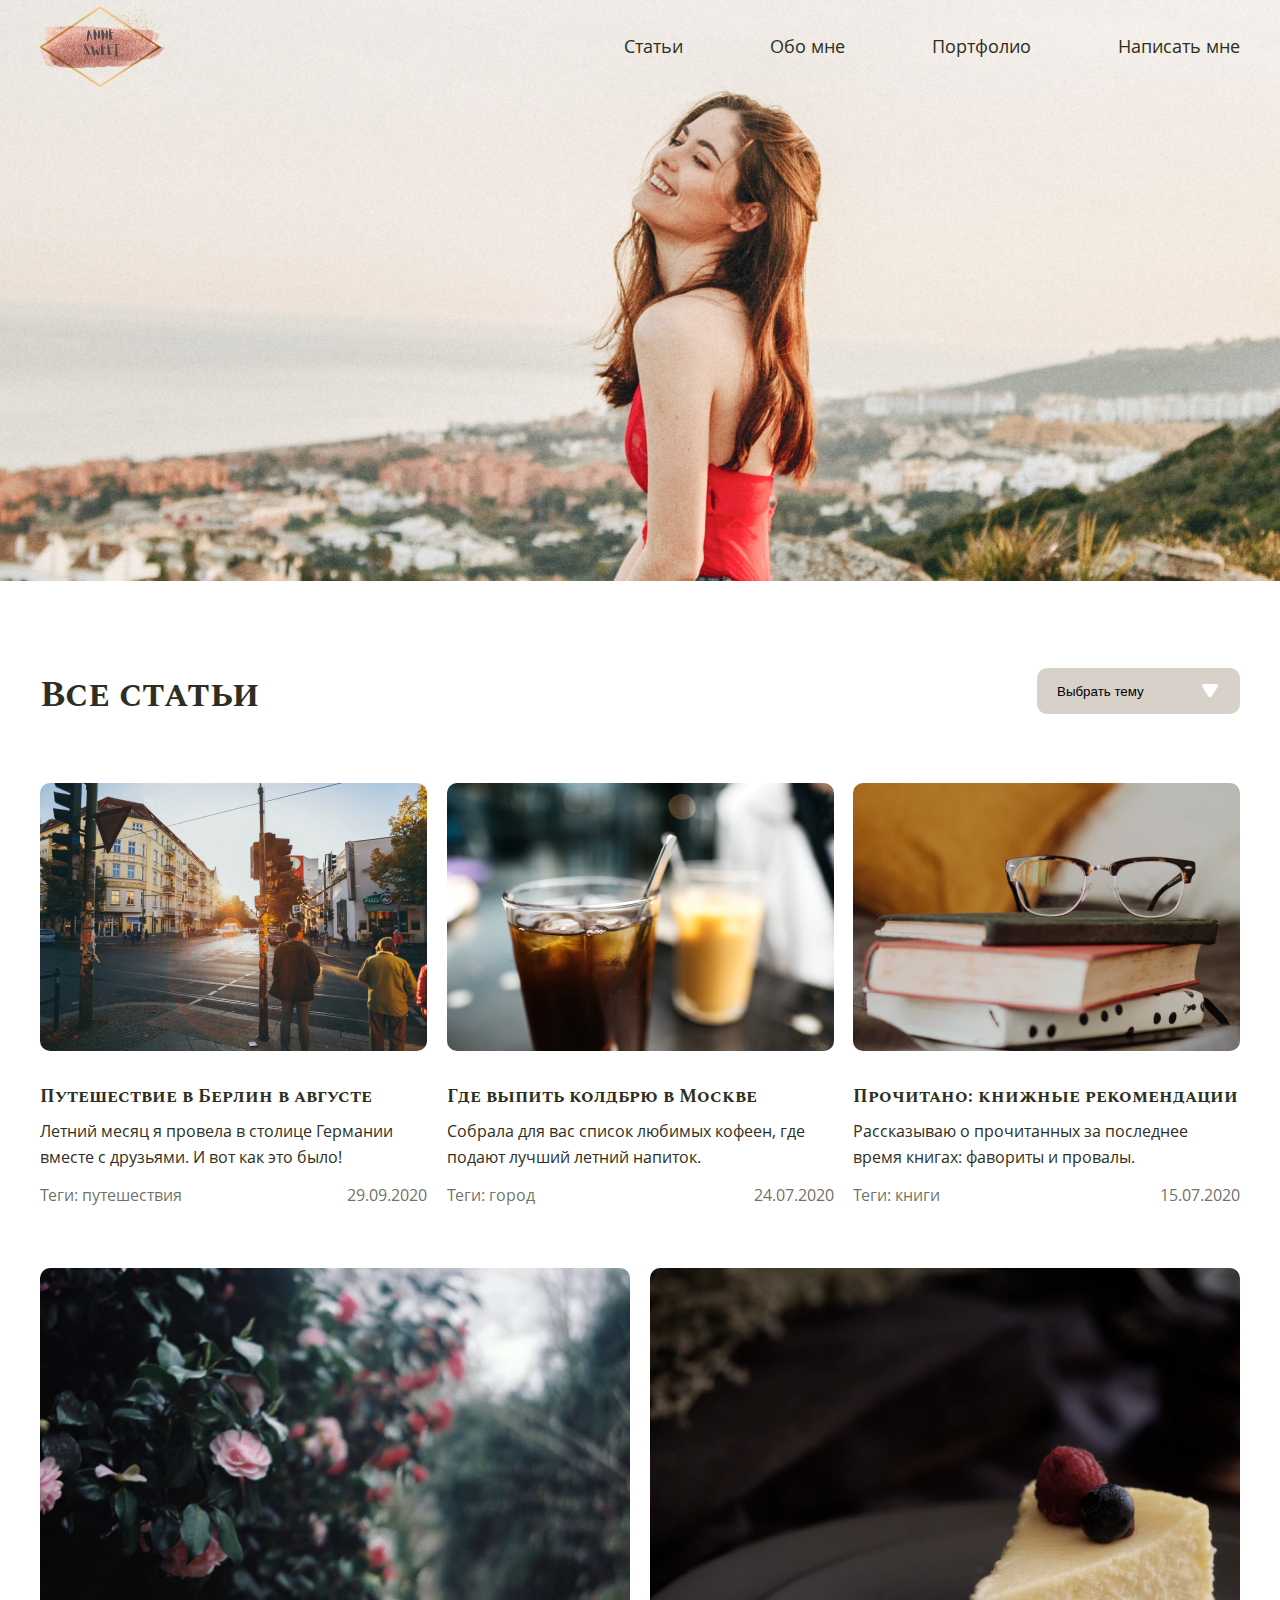
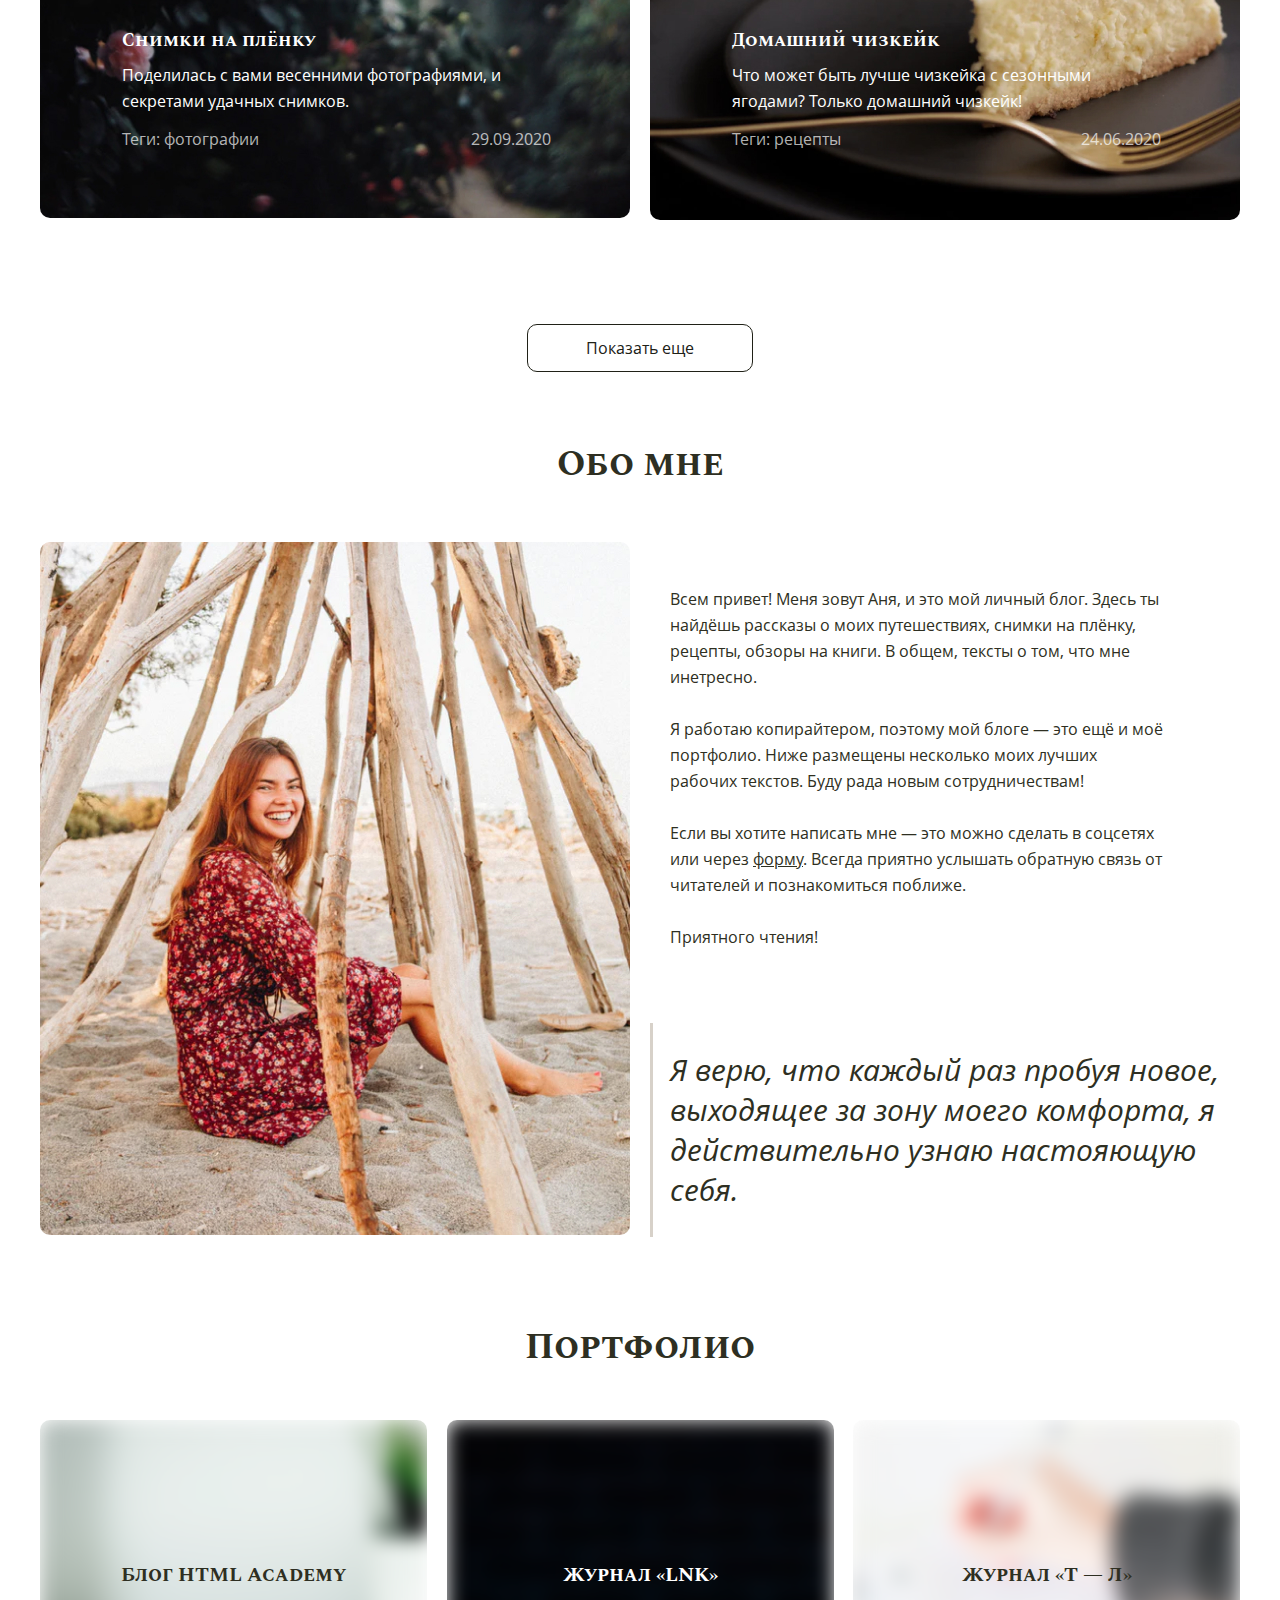
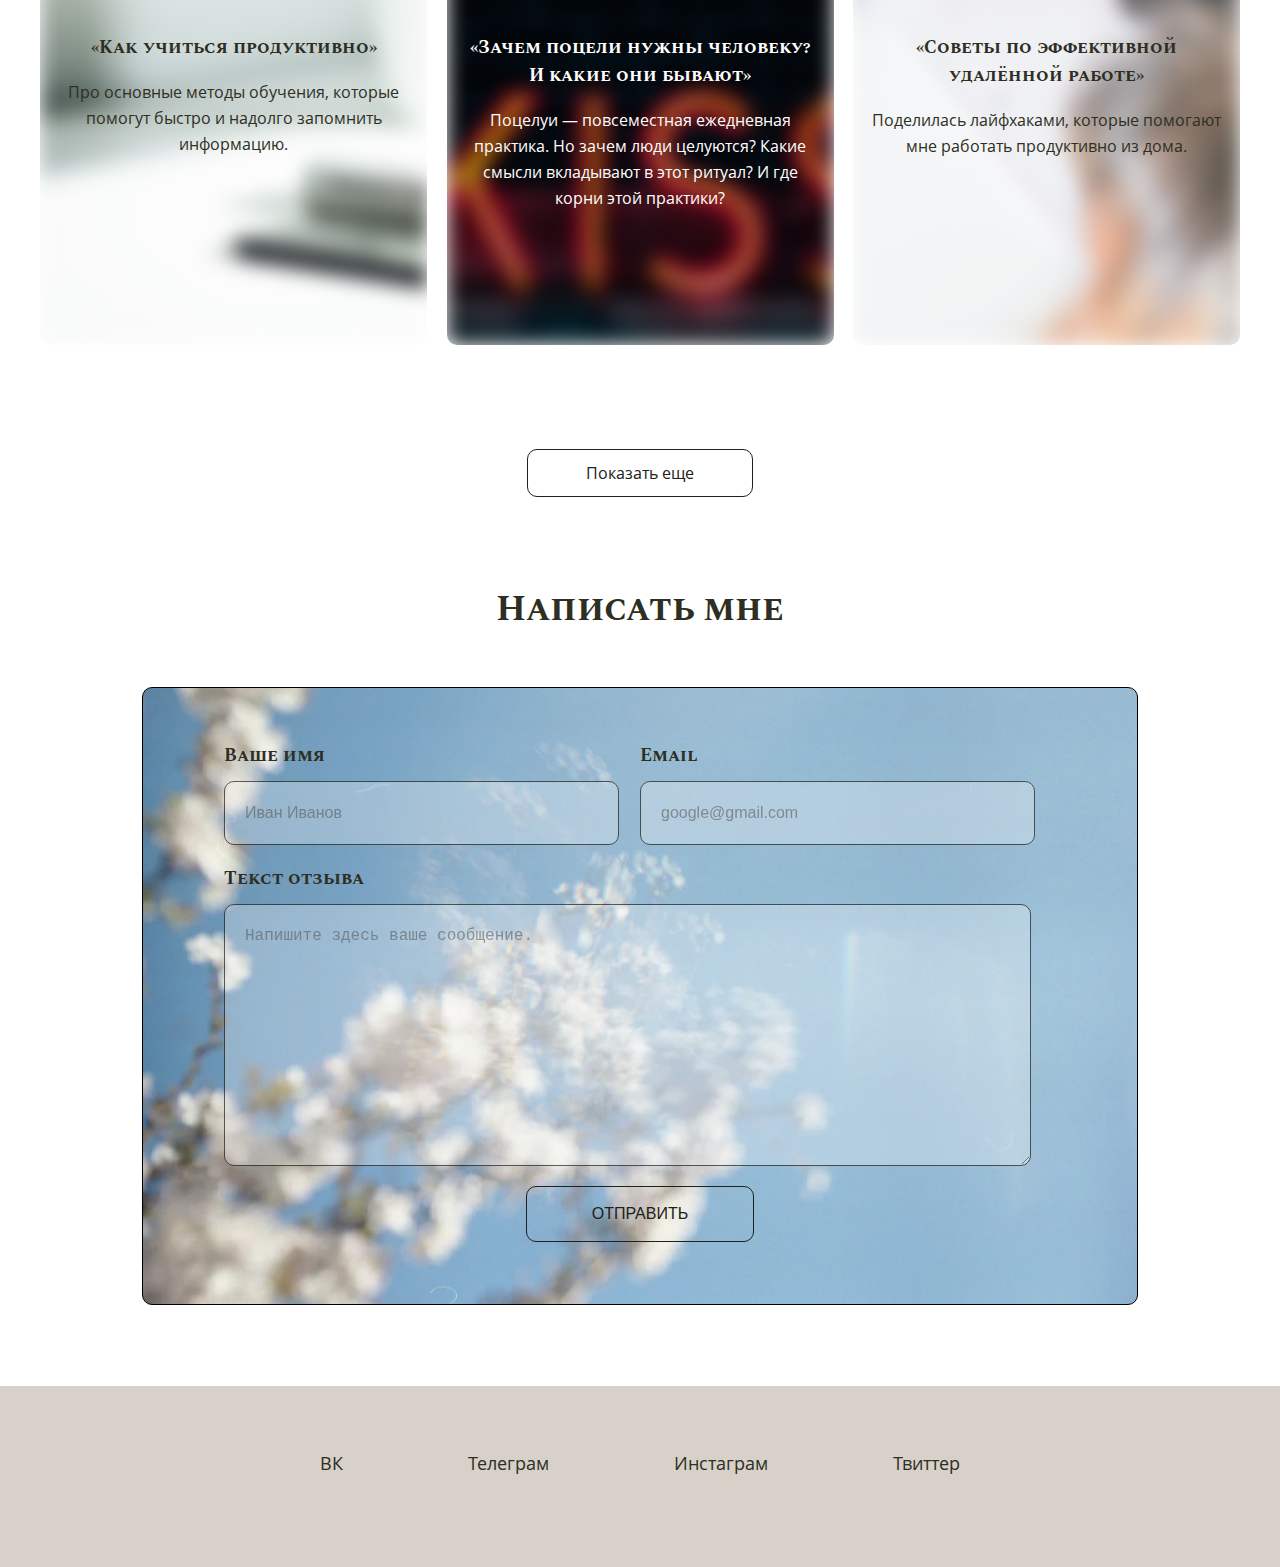
<file: index.html>
<!DOCTYPE html>
<html lang="ru">
  <head>
    <meta charset="UTF-8" />
    <meta name="viewport" content="width=device-width, initial-scale=1.0" />

    <title>Блог Анны</title>
    <link rel="stylesheet" href="css/fonts.css" />
    <link rel="stylesheet" href="css/style.css" />
  </head>
  <body>
    <header class="header">
      <img src="img/bg_header.jpg" alt="шапка сайта" class="header_img" />
      <div class="container">
        <div class="header-content">
          <img src="img/logo.svg" alt="логотип" class="logo" />
          <div class="menu">
            <a href="#articles" class="header-link">Статьи</a>
            <a href="#about-me" class="header-link">Обо мне</a>
            <a href="#portfolio" class="header-link">Портфолио</a>
            <a href="#contact" class="header-link">Написать мне</a>
          </div>
        </div>
      </div>
    </header>

    <section class="articles" id="articles">
      <div class="container">
        <div class="article_header">
          <h2 class="title">Все статьи</h2>
          <select name="theme" id="theme" class="chose">
            <option selected hidden value="#" class="chose-item">
              Выбрать тему
            </option>
            <option value="trip" class="chose-item">путешествие</option>
            <option value="city" class="chose-item">город</option>
            <option value="books" class="chose-item">книги</option>
            <option value="photos" class="chose-item">фотографии</option>
            <option value="recipes" class="chose-item">рецепты</option>
            <option value="all" class="chose-item">все статьи</option>
          </select>
        </div>
        <!-- /.article_header -->
        <div class="article_grid3">
          <article class="view_mini" data-category="trip">
            <a href="article.html"
              ><img
                src="files/article_1.jpg"
                alt="берлин"
                class="view_mini_img"
              />
              <h3 class="article_title">Путешествие в Берлин в августе</h3></a
            >
            <div class="article_descr">
              Летний месяц я провела в столице Германии вместе с друзьями. И вот
              как это было!
            </div>
            <div class="article_info">
              <div class="article_tag">Теги: путешествия</div>
              <div class="article_date">29.09.2020</div>
            </div>
          </article>
          <!-- /.view_mini -->
          <article class="view_mini" data-category="city">
            <a href="article.html"
              ><img
                src="files/article_2.jpg"
                alt="колдбрю"
                class="view_mini_img"
              />
              <h3 class="article_title">Где выпить колдбрю в Москве</h3></a
            >
            <div class="article_descr">
              Собрала для вас список любимых кофеен, где подают лучший летний
              напиток.
            </div>
            <div class="article_info">
              <div class="article_tag">Теги: город</div>
              <div class="article_date">24.07.2020</div>
            </div>
          </article>
          <!-- /.view_mini -->
          <article class="view_mini" data-category="books">
            <a href="article.html"
              ><img
                src="files/article_3.jpg"
                alt="книги"
                class="view_mini_img"
              />
              <h3 class="article_title">Прочитано: книжные рекомендации</h3></a
            >
            <div class="article_descr">
              Рассказываю о прочитанных за последнее время книгах: фавориты и
              провалы.
            </div>
            <div class="article_info">
              <div class="article_tag">Теги: книги</div>
              <div class="article_date">15.07.2020</div>
            </div>
          </article>
          <!-- /.view_mini -->
        </div>
        <!-- /.article_grid3 -->
        <div class="article_grid2">
          <article class="view_mini view_big" data-category="photos">
            <img
              src="files/article_4.jpg"
              alt="фотография цветов"
              class="view_img_big"
            />
            <div class="description">
              <a href="article.html"
                ><h3 class="article_title color">Снимки на плёнку</h3></a
              >
              <div class="article_descr color">
                Поделилась с вами весенними фотографиями, и секретами удачных
                снимков.
              </div>
              <div class="article_info color">
                <div class="article_tag">Теги: фотографии</div>
                <div class="article_date">29.09.2020</div>
              </div>
            </div>
          </article>
          <!-- /.view_mini -->

          <article class="view_mini view_big" data-category="recipes">
            <img src="files/article_5.jpg" alt="чизкейк" class="view_img_big" />
            <div class="description">
              <a href="article.html"
                ><h3 class="article_title color">Домашний чизкейк</h3></a
              >
              <div class="article_descr color">
                Что может быть лучше чизкейка с сезонными ягодами? Только
                домашний чизкейк!
              </div>
              <div class="article_info color">
                <div class="article_tag">Теги: рецепты</div>
                <div class="article_date">24.06.2020</div>
              </div>
            </div>
          </article>
          <!-- /.view_mini -->
        </div>
        <!-- /.article_grid2 -->
        <div class="show_more">
          <a href="#" class="show_link">Показать еще</a>
        </div>
      </div>
    </section>
    <!-- /.articles -->

    <section class="about-me" id="about-me">
      <div class="container">
        <h2 class="title center">Обо мне</h2>
        <div class="about-info">
          <img src="files/about-me.jpg" alt="автор блога" class="about-img" />
          <div class="about-text">
            <p class="about-descr">
              Всем привет! Меня зовут Аня, и это мой личный блог. Здесь ты
              найдёшь рассказы о моих путешествиях, снимки на плёнку, рецепты,
              обзоры на книги. В общем, тексты о том, что мне инетресно.
              <br /><br />
              Я работаю копирайтером, поэтому мой блоге — это ещё и моё
              портфолио. Ниже размещены несколько моих лучших рабочих текстов.
              Буду рада новым сотрудничествам!
              <br /><br />
              Если вы хотите написать мне — это можно сделать в соцсетях или
              через <a href="#contact">форму</a>. Всегда приятно услышать
              обратную связь от читателей и познакомиться поближе. <br /><br />
              Приятного чтения!
            </p>
            <blockquote class="about-qoute">
              Я верю, что каждый раз пробуя новое, выходящее за зону моего
              комфорта, я действительно узнаю настояющую себя.
            </blockquote>
          </div>
        </div>
      </div>
    </section>
    <!-- /.about-me -->

    <section class="portfolio" id="portfolio">
      <div class="container">
        <h2 class="title center">Портфолио</h2>
        <div class="portfolio-items">
          <div class="item">
            <img src="files/portfolio_1.jpg" alt="фон" class="portfolio_img" />
            <div class="portfolio_info">
              <h3 class="portfolio_name">Блог HTML Academy</h3>
              <h4 class="portfolio_title">«Как учиться продуктивно»</h4>
              <div class="portfolio_descr">
                Про основные методы обучения, которые помогут быстро и надолго
                запомнить информацию.
              </div>
            </div>
          </div>
          <!-- item -->

          <div class="item">
            <img src="files/portfolio_2.jpg" alt="фон" class="portfolio_img" />
            <div class="portfolio_info">
              <h3 class="portfolio_name color">Журнал «LNK»</h3>
              <h4 class="portfolio_title color">
                «Зачем поцели нужны человеку? И какие они бывают»
              </h4>
              <div class="portfolio_descr color">
                Поцелуи — повсеместная ежедневная практика. Но зачем люди
                целуются? Какие смысли вкладывают в этот ритуал? И где корни
                этой практики?
              </div>
            </div>
          </div>
          <!-- item -->

          <div class="item">
            <img src="files/portfolio_3.jpg" alt="фон" class="portfolio_img" />
            <div class="portfolio_info">
              <h3 class="portfolio_name">Журнал «Т — Л»</h3>
              <h4 class="portfolio_title">
                «Советы по эффективной удалённой работе»
              </h4>
              <div class="portfolio_descr">
                Поделилась лайфхаками, которые помогают мне работать продуктивно
                из дома.
              </div>
            </div>
          </div>
          <!-- item -->
        </div>
        <!-- all items -->
        <div class="show_more">
          <a href="#" class="show_link">Показать еще</a>
        </div>
      </div>
    </section>
    <!-- /.portfolio -->

    <section class="contact" id="contact">
      <div class="container">
        <h2 class="title center">Написать мне</h2>
        <form action="#" method="POST" class="contact-form">
          <div class="half-width">
            <label for="name">Ваше имя</label>
            <input type="text" name="name" placeholder="Иван Иванов" required />
          </div>
          <div class="half-width">
            <label for="email">Email</label>
            <input
              type="email"
              name="email"
              placeholder="google@gmail.com"
              required
            />
          </div>

          <label for="review">Текст отзыва</label>
          <textarea
            name="review"
            id=""
            rows="10"
            minlength="10"
            maxlength="200"
            placeholder="Напишите здесь ваше сообщение."
            class="text-message comment-area"
          ></textarea>
          <input type="submit" value="Отправить" class="input-submit-index" />
        </form>
      </div>
    </section>
    <!-- /.contact-me -->

    <footer class="footer">
      <div class="footer-links">
        <a href="#">ВК</a>
        <a href="#">Телеграм</a>
        <a href="#">Инстаграм</a>
        <a href="#">Твиттер</a>
      </div>
    </footer>

    <script src="js/filter.js"></script>
    <script src="js/length-com-index.js"></script>
  </body>
</html>
</file>
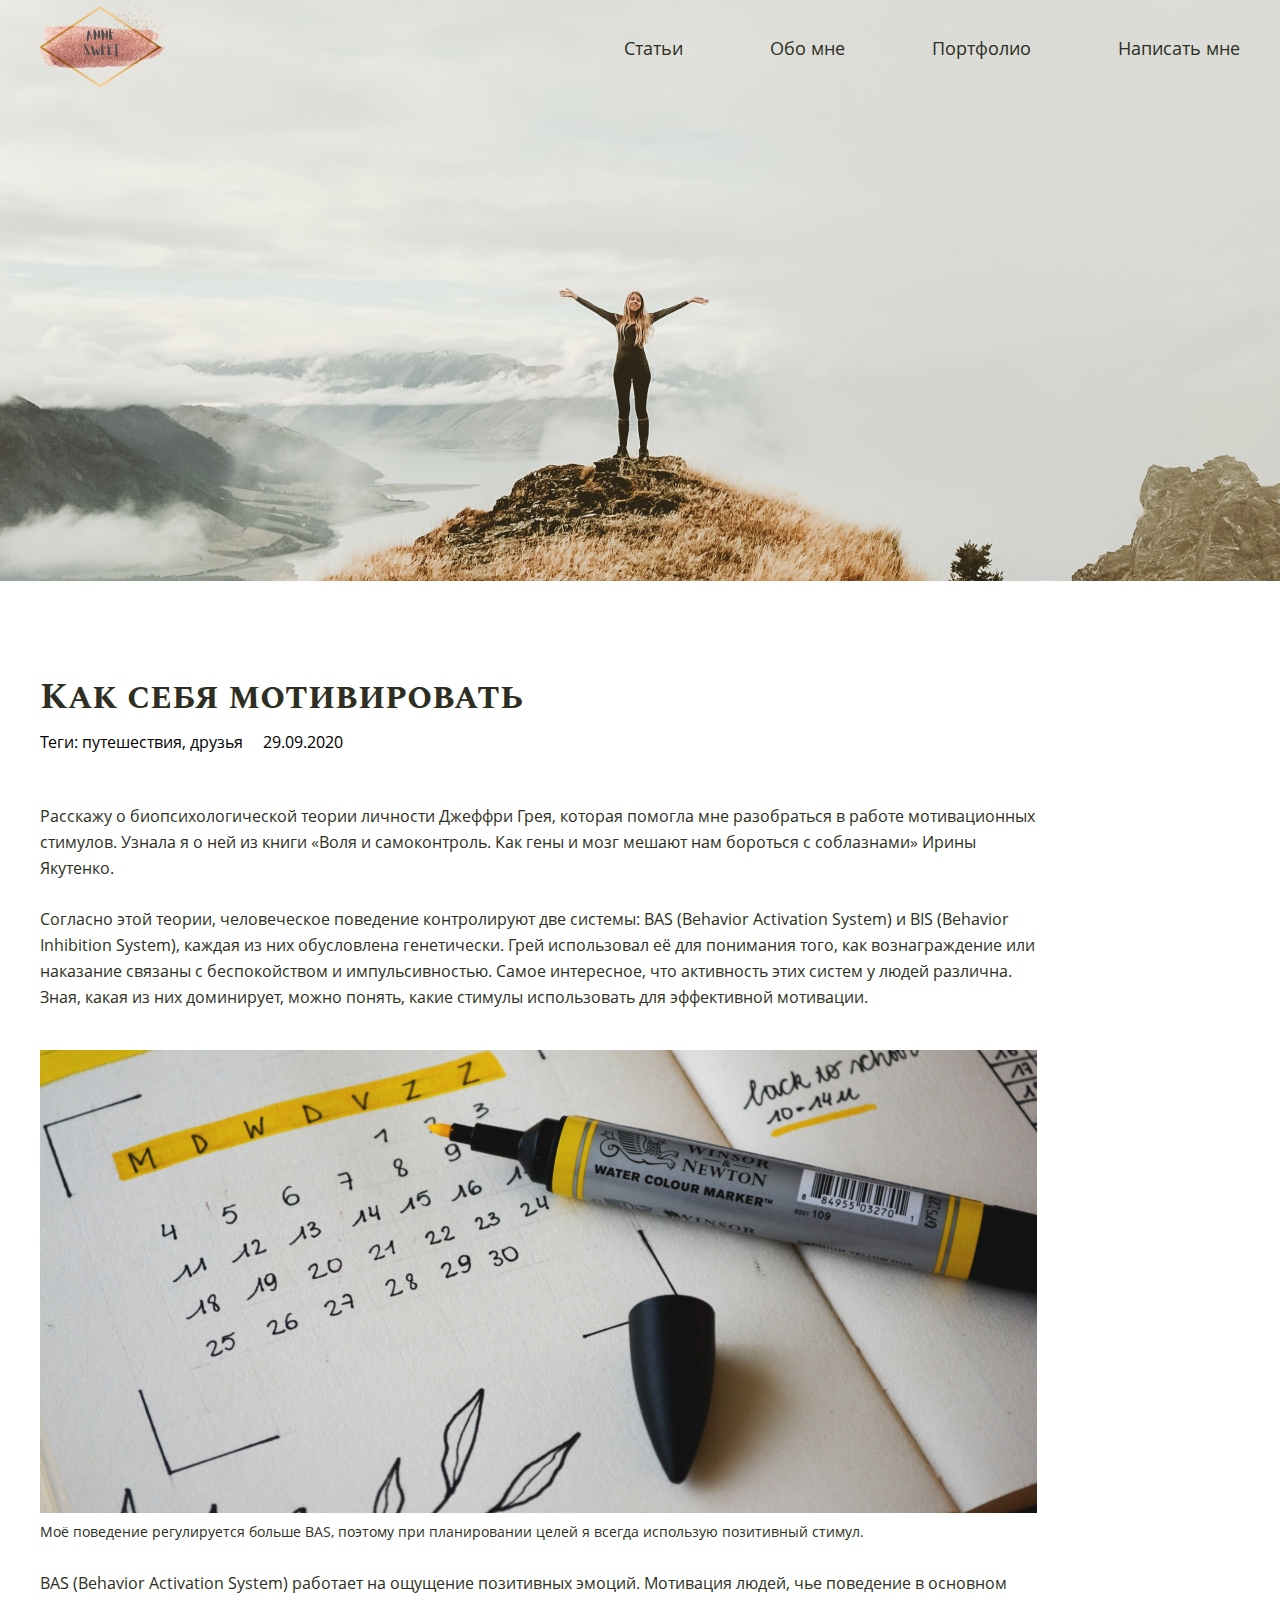
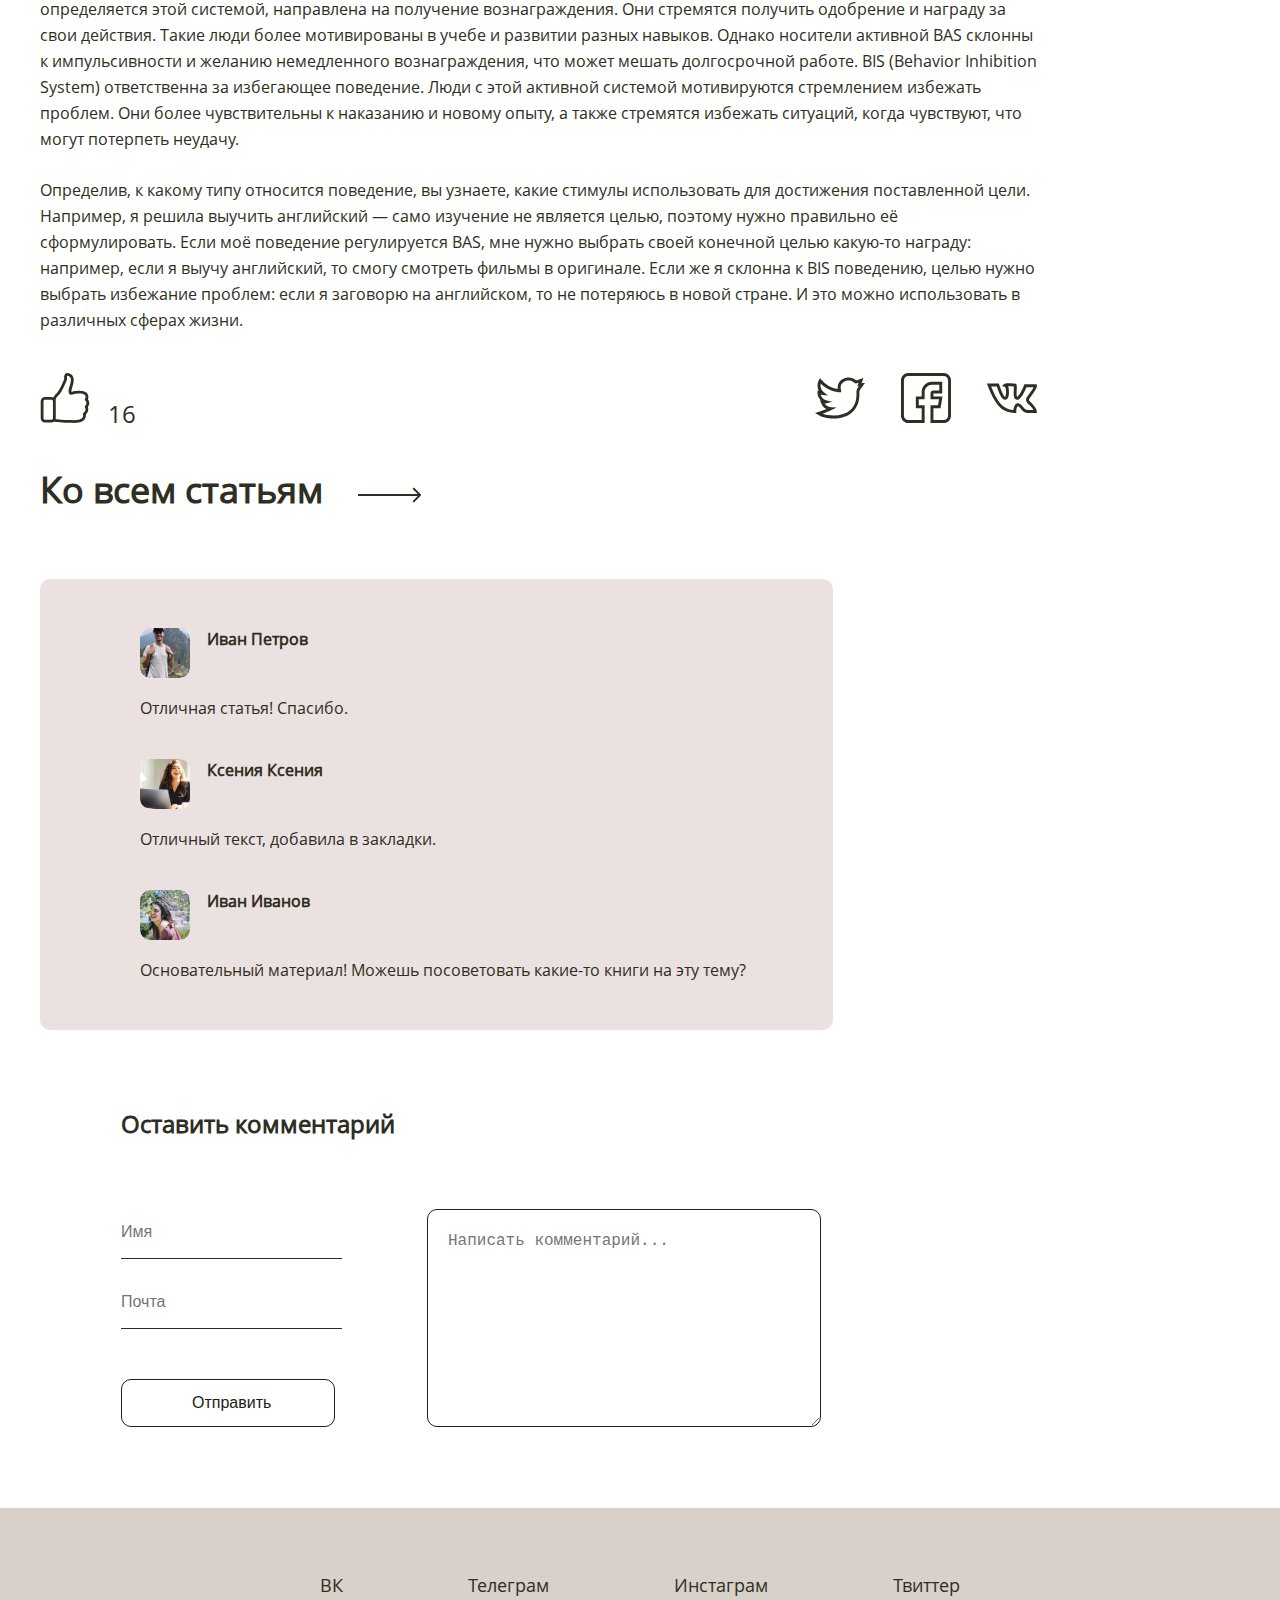
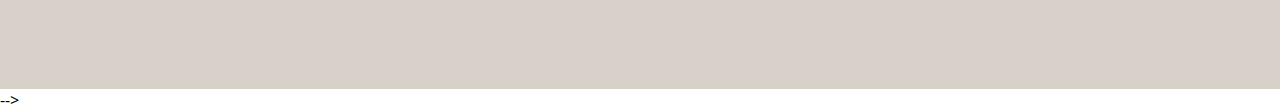
<file: article.html>
<!DOCTYPE html>
<html lang="ru">
  <head>
    <meta charset="UTF-8" />
    <meta name="viewport" content="width=device-width, initial-scale=1.0" />

    <title>Как себя мотивировать | Статьи Анны</title>
    <link rel="stylesheet" href="css/fonts.css" />
    <link rel="stylesheet" href="css/style.css" />
  </head>
  <body>
    <header class="header">
      <img src="img/bg_article.jpg" alt="шапка сайта" class="header_img" />
      <div class="container">
        <div class="header-content">
          <a href="index.html"
            ><img src="img/logo.svg" alt="Логотип" class="logo"
          /></a>
          <div class="menu">
            <a href="index.html#articles" class="header-link">Статьи</a>
            <a href="index.html#about-me" class="header-link">Обо мне</a>
            <a href="index.html#portfolio" class="header-link">Портфолио</a>
            <a href="index.html#contact" class="header-link">Написать мне</a>
          </div>
        </div>
      </div>
    </header>

    <section class="articl">
      <div class="container">
        <h1 class="article_title">Как себя мотивировать</h1>
        <div class="articl_info">
          <div class="article_tags">Теги: путешествия, друзья</div>
          <div class="article_date">29.09.2020</div>
        </div>
        <div class="article_text">
          <p>
            Расскажу о биопсихологической теории личности Джеффри Грея, которая
            помогла мне разобраться в работе мотивационных стимулов. Узнала я о
            ней из книги «Воля и самоконтроль. Как гены и мозг мешают нам
            бороться с соблазнами» Ирины Якутенко.
          </p>
          <p>
            Согласно этой теории, человеческое поведение контролируют две
            системы: BAS (Behavior Activation System) и BIS (Behavior Inhibition
            System), каждая из них обусловлена генетически. Грей использовал её
            для понимания того, как вознаграждение или наказание связаны с
            беспокойством и импульсивностью. Самое интересное, что активность
            этих систем у людей различна. Зная, какая из них доминирует, можно
            понять, какие стимулы использовать для эффективной мотивации.
          </p>
          <figure>
            <img src="files/artil_img.jpg" alt="календарь" />
            <figcaption>
              Моё поведение регулируется больше BAS, поэтому при планировании
              целей я всегда использую позитивный стимул.
            </figcaption>
          </figure>
          <p>
            BAS (Behavior Activation System) работает на ощущение позитивных
            эмоций. Мотивация людей, чье поведение в основном определяется этой
            системой, направлена на получение вознаграждения. Они стремятся
            получить одобрение и награду за свои действия. Такие люди более
            мотивированы в учебе и развитии разных навыков. Однако носители
            активной BAS склонны к импульсивности и желанию немедленного
            вознаграждения, что может мешать долгосрочной работе. BIS (Behavior
            Inhibition System) ответственна за избегающее поведение. Люди с этой
            активной системой мотивируются стремлением избежать проблем. Они
            более чувствительны к наказанию и новому опыту, а также стремятся
            избежать ситуаций, когда чувствуют, что могут потерпеть неудачу.
          </p>
          <p>
            Определив, к какому типу относится поведение, вы узнаете, какие
            стимулы использовать для достижения поставленной цели. Например, я
            решила выучить английский — само изучение не является целью, поэтому
            нужно правильно её сформулировать. Если моё поведение регулируется
            BAS, мне нужно выбрать своей конечной целью какую-то награду:
            например, если я выучу английский, то смогу смотреть фильмы в
            оригинале. Если же я склонна к BIS поведению, целью нужно выбрать
            избежание проблем: если я заговорю на английском, то не потеряюсь в
            новой стране. И это можно использовать в различных сферах жизни.
          </p>

          <div class="articl_links">
            <div class="follows">
              <div class="like">
                <img src="img/like.svg" alt="нравиться" />
                <span class="quantity">16</span>
              </div>
              <div class="social-links">
                <a href="#" class="soc-link"
                  ><img src="img/twitter.svg" alt="twitter"
                /></a>
                <a href="#" class="soc-link"
                  ><img src="img/facebook.svg" alt="facebook"
                /></a>
                <a href="#" class="soc-link"
                  ><img src="img/vk.svg" alt="vkontakte"
                /></a>
              </div>
            </div>
            <div class="all-artiles">
              Ко всем статьям
              <img src="img/arrow-right.svg" alt="стрелка вправо" />
            </div>
          </div>
        </div>
      </div>
    </section>
    <!-- /.articl -->

    <section class="comments">
      <div class="container">
        <div class="comment-list">
          <div class="comment">
            <img src="img/avatar-1.jpg" alt="аватар" />
            <span class="name">Иван Петров</span>
            <div class="comment-text">Отличная статья! Спасибо.</div>
          </div>
          <!-- /.comment -->
          <div class="comment">
            <img src="img/avatar-2.jpg" alt="аватар" />
            <span class="name">Ксения Ксения</span>
            <div class="comment-text">Отличный текст, добавила в закладки.</div>
          </div>
          <!-- /.comment -->
          <div class="comment">
            <img src="img/avatar-3.jpg" alt="аватар" />
            <span class="name">Иван Иванов</span>
            <div class="comment-text">
              Основательный материал! Можешь посоветовать какие-то книги на эту
              тему?
            </div>
          </div>
          <!-- /.comment -->
        </div>
        <!-- /.comment-list -->
        <div class="leave-comment">
          <h3 class="leave-comment-title">Оставить комментарий</h3>

          <form action="#" method="POST" class="contact-form-article">
            <div class="leftside">
              <div class="input-article">
                <input type="text" name="name" placeholder="Имя" required />
              </div>
              <div class="input-article">
                <input type="email" name="email" placeholder="Почта" required />
              </div>

              <input
                type="submit"
                value="Отправить"
                class="input-submit-article"
              />
            </div>
            <div class="rightside">
              <textarea
                name="review"
                id=""
                minlength="10"
                maxlength="200"
                placeholder="Написать комментарий..."
                class="text-message comment-area"
              ></textarea>
            </div>
          </form>
        </div>
      </div>
    </section>
    <!-- /.comments -->

    <footer class="footer">
      <div class="footer-links">
        <a href="#">ВК</a>
        <a href="#">Телеграм</a>
        <a href="#">Инстаграм</a>
        <a href="#">Твиттер</a>
      </div>
    </footer>
    <script src="js/likes.js"></script>
    <script src="js/length-com-article.js"></script>
    <script src="js/add-comment.js"></script>
    -->
  </body>
</html>
</file>
<file: css/fonts.css>
@font-face {
  font-family: "Open Sans Regular";
  src: url("../fonts/OpenSans-Regular.eot");
  src: url("../fonts/OpenSans-Regular.eot?#iefix") format("embedded-opentype"),
    url("../fonts/OpenSans-Regular.woff") format("woff"),
    url("../fonts/OpenSans-Regular.ttf") format("truetype");
  font-weight: 400;
  font-style: normal;
}

@font-face {
  font-family: "Open Sans Italic";
  src: url("../fonts/OpenSans-Italic.eot");
  src: url("../fonts/OpenSans-Italic.eot?#iefix") format("embedded-opentype"),
    url("../fonts/OpenSans-Italic.woff") format("woff"),
    url("../fonts/OpenSans-Italic.ttf") format("truetype");
  font-weight: 400;
  font-style: italic;
}

@font-face {
  font-family: "Spectral SC Bold";
  src: url("../fonts/");
  src: url("../fonts/?#iefix") format("embedded-opentype"),
    url("../fonts/SpectralSC-Bold.woff") format("woff"),
    url("../fonts/SpectralSC-Bold.ttf") format("truetype");
  font-weight: 700;
  font-style: normal;
}
</file>
<file: css/style.css>
* {
  box-sizing: border-box;
  margin: 0;
  padding: 0;
}
body {
  margin: 0;
  font-family: "Open Sans Regular";
}
.container {
  max-width: 1200px;
  margin: auto;
}

/* ---------- HEADER ----------*/
.header {
  position: relative;
  height: 581px;
}
.header_img {
  position: absolute;
  top: -4px;
  left: 50%;
  transform: translate(-50%, 0%);
  z-index: -1;
}

.header-content {
  margin-top: 4px;
  display: flex;
  justify-content: space-between;
  align-items: center;
}
.logo {
}
.header-link {
  margin-left: 83px;
  font-size: 18px;
  color: #2e2f22;
  text-decoration: none;
  font-weight: 400;
}

/* ---------- ARCTICLES ----------*/
.articles {
  margin-top: 83px;
}
.article_header {
  display: flex;
  justify-content: space-between;
}
.title {
  font-family: "Spectral SC Bold";
  font-weight: 700;
  font-size: 36px;
  line-height: 55px;
  color: #2e2f22;
}
.chose {
  width: 203px;
  height: 46px;
  background: url(../img/arrow.svg) center right 22px no-repeat #d7d1c9;
  appearance: none; /* скрываем стрелку у выпадающего списка. выше ставим свою стрелку */
  border-width: 0px;
  border-radius: 10px;
  padding-left: 20px;
  outline: none;
}
.chose-item {
  padding-top: 12px;
  font-size: 16px;
  line-height: 22px;
  color: #2e2f22;
}
.article_grid3 {
  margin-top: 60px;
  display: flex;
  justify-content: space-between;
}
.view_mini {
  width: 387px;
}
.view_mini_img {
  border-radius: 10px;
}
.view_mini_img:hover {
  border-radius: 10px;
  box-shadow: 0 0 10px rgba(0, 0, 0, 0.5);
  transition: all 0.25s;
}
.article_title {
  margin-top: 27px;
  font-family: "Spectral SC Bold";
  font-weight: 700;
  font-size: 18px;
  line-height: 27px;
  color: #2e2f22;
}
.article_descr {
  margin-top: 8px;
  font-weight: 400;
  font-size: 16px;
  line-height: 26px;
  color: #2e2f22;
}
.article_info {
  margin-top: 12px;
  display: flex;
  justify-content: space-between;

  font-weight: 400;
  font-size: 16px;
  line-height: 26px;
  color: rgba(46, 47, 34, 0.7);
}
.article_grid2 {
  margin-top: 60px;
  display: flex;
  justify-content: space-between;
}
.view_big {
  position: relative;
  overflow: hidden;
  width: 590px;
  height: 552px;
}
.view_big:hover {
  border-radius: 10px;
  box-shadow: 0 0 10px rgba(0, 0, 0, 0.5);
  transition: all 0.25s;
}
.view_img_big {
  position: absolute;
  left: 0;
  top: 0;
  border-radius: 10px;
  z-index: -1;
}
.view_mini a,
.view_big a {
  text-decoration: none;
}
.description {
  margin-top: 359px;
  margin-left: 82px;
  margin-bottom: 62px;
  margin-right: 79px;
}
.article_title.color {
  color: #fff;
}
.article_descr.color {
  color: #fff;
}
.article_info.color {
  color: rgba(255, 255, 255, 0.7);
}
.show_more {
  display: flex;
  justify-content: center;
}
.show_link {
  margin-top: 104px;
  padding: 12px 58px;
  border: 1px solid #202117;
  border-radius: 10px;
  text-decoration: none;
  font-size: 16px;
  color: #202117;
}
.show_link:hover {
  border: 1px solid #d7d1c9;
  background: #d7d1c9;
  transition: all 0.25s;
  box-shadow: 0 0 5px rgba(0, 0, 0, 0.3);
}
.hidden {
  display: none;
}

/* ---------- ABOUT ME ----------*/
.about-me {
  margin-top: 65px;
}
.center {
  text-align: center;
}
.about-info {
  margin-top: 50px;
  display: flex;

  justify-content: space-between;
}
.about-img {
  border-radius: 10px;
  max-height: 693px;
}
.about-text {
  display: flex;
  flex-direction: column;
  justify-content: space-between;
  margin-left: 20px;
}
.about-descr {
  margin-top: 44px;
  margin-right: 77px;
  margin-left: 20px;
  font-size: 16px;
  line-height: 26px;
  color: #2e2f22;
}
.about-descr a {
  margin: 0;
  font-size: 16px;
  color: #2e2f22;
}
.about-qoute {
  font-family: "Open Sans Italic";
  position: relative;
  margin-top: 71px;
  margin-bottom: 25px;
  padding-left: 20px;
  font-size: 30px;
  font-weight: 400;
  font-style: italic;
  line-height: 40px;
  color: #2e2f22;
}
.about-qoute:before {
  content: "";
  display: block;
  width: 3px;
  height: 214px;
  position: absolute;
  left: 0px;
  top: 50%;
  transform: translateY(-50%);
  background-color: #d7d1c9;
}

/* ---------- PORTFOLIO ----------*/
.portfolio {
  margin-top: 85px;
}
.portfolio-items {
  margin-top: 45px;
  display: flex;
  justify-content: space-between;
}
.item {
  max-width: 387px;
  height: 525px;
  position: relative;
  overflow: hidden;
  border-radius: 10px;
}
.item:hover {
  box-shadow: 0 0 10px rgba(0, 0, 0, 0.5);
  transition: all 0.25s;
}
.portfolio_img {
  position: absolute;
  z-index: -1;
  border-radius: 10px;
  left: 0;
  top: 0;
  filter: blur(10px);
}
.portfolio_info {
  margin-top: 140px;
  margin-left: 18px;
  margin-bottom: 62px;
  margin-right: 18px;
  text-align: center;
}
.portfolio_name {
  font-family: "Spectral SC Bold";
  font-weight: 700;
  font-size: 20px;
  line-height: 30px;
  color: #2e2f22;
}
.portfolio_title {
  margin-top: 44px;
  font-family: "Spectral SC Bold";
  font-weight: 700;
  font-size: 18px;
  line-height: 28px;
  color: #2e2f22;
}
.portfolio_descr {
  margin-top: 17px;
  font-weight: 400;
  font-size: 16px;
  line-height: 26px;
  color: #2e2f22;
}
.color {
  color: #fff;
}

/* ---------- CONTACT-ME ----------*/
.contact {
  margin-top: 85px;
}
.contact-form {
  margin: 0 auto;
  margin-top: 50px;
  max-width: 996px;
  padding: 54px 81px 62px 81px;
  background: url(../img/bg_form.jpg) center center no-repeat;
  border: 1px solid #000;
  border-radius: 10px;
}

label {
  font-family: "Spectral SC Bold";
  font-weight: 700;
  font-size: 18px;
  color: #2e2f22;
}
input,
textarea {
  width: 97%;
  margin: 12px 0 20px 0;
  padding: 20px;
  vertical-align: middle;
  background: rgba(255, 255, 255, 0.4);
  border: 1px solid #202117;
  border-radius: 10px;

  font-weight: 400;
  font-size: 16px;
  line-height: 22px;
  color: #202117;
  opacity: 0.7;
  outline: none; /* убирает обводку после клика по кнопке*/
}
.input-submit-index {
  display: block;
  margin: 0 auto;
  width: auto;
  height: auto;
  padding: 16px 65px;
  opacity: 1;
  color: #202117;
  background: rgba(255, 255, 255, 0);
  text-transform: uppercase;
  outline: none; /* убирает обводку после клика по кнопке*/
}
.half-width {
  width: 50%;
  display: inline-block;
  margin-right: -4px;
}
.half-width input {
  width: 95%;
}

/* ---------- ARTICLE ----------*/
.articl {
  margin-top: 85px;
}
.articl .article_title {
  font-family: "Spectral SC Bold";
  font-weight: 700;
  font-size: 36px;
  line-height: 55px;
  color: #2e2f22;
}
.articl_info {
  margin-top: 6px;
  display: flex;
  justify-content: flex-start;
}
.article_date {
  margin-left: 20px;
}
.article_text {
  margin-top: 50px;
  max-width: 997px;
}
.article_text p {
  margin-top: 25px;
  font-weight: 400;
  font-size: 16px;
  line-height: 26px;
  color: #2e2f22;
}
figure {
  margin-top: 40px;
}
figcaption {
  margin-top: 1px;
  width: 900px;
  font-weight: normal;
  font-size: 14px;
  line-height: 26px;
  color: #2e2f22;
}
.articl_links {
  margin-top: 40px;
}
.follows {
  display: flex;
  justify-content: space-between;
}
.quantity {
  margin-left: 14px;
  font-weight: 400;
  font-size: 24px;
  line-height: 26px;
  color: #2e2f22;
}
.soc-link {
  margin-left: 32px;
}
.all-artiles {
  margin-top: 37px;
  vertical-align: middle;
  font-weight: 700;
  font-size: 36px;
  color: #2e2f22;
}
.all-artiles img {
  margin-left: 26px;
}

/* ---------- COMMENTS ----------*/
.comments {
  margin-top: 65px;
}
.comment-list {
  width: 793px;
  background: #ece1e1;
  border-radius: 10px;
  padding: 49px 80px 49px 100px;
}
.comment {
  margin-top: 40px;
}
.comment:first-child {
  margin-top: 0px;
}
.comment img {
  border-radius: 10px;
}
.name {
  vertical-align: top;
  font-weight: 700;
  font-size: 16px;
  color: #2e2f22;
  margin-left: 13px;
}
.comment-text {
  font-weight: 400;
  font-size: 16px;
  line-height: 22px;
  color: #2e2f22;
  margin-top: 14px;
}
.contact-form-article {
  display: flex;
  justify-content: space-between;
  margin-top: 69px;
}
.leave-comment {
  margin-top: 77px;
  width: 793px;
  padding-left: 81px;
}
.leave-comment-title {
  font-weight: bold;
  font-size: 24px;
  line-height: 33px;
  color: #2e2f22;
}
.leftside {
  display: flex;
  flex-direction: column;
  justify-content: space-between;
  width: 221px;
}
.input-article input {
  border: none;
  border-radius: 0px;
  border-bottom: 1px solid #2e2f22;
  padding: 0 0 15px 0;
  opacity: 1;
  width: 100%;
}
.input-submit-article {
  padding: 12px 70px;
  border: 1px solid #202117;
  box-sizing: border-box;
  border-radius: 10px;
  opacity: 1;
  margin: 30px 0 0 0;
}
.rightside {
  width: 406px;
  margin: 0;
}
.rightside textarea {
  margin: 0;
  vertical-align: middle;
  opacity: 1;
  height: 100%;
}

/* ---------- FOOTER ----------*/
.footer {
  margin-top: 81px;
  background-color: #d7d1c9;
  min-height: 181px;
  padding-top: 65px;
}
.footer-links {
  margin: 0 auto;
  text-align: center;
  font-weight: 400;
  font-size: 18px;
  line-height: 25px;
  color: #2e2f22;
}
.footer-links a {
  text-decoration: none;
  font-weight: 400;
  font-size: 18px;
  line-height: 25px;
  color: #2e2f22;
  padding-right: 120px;
}
.footer-links a:last-child {
  padding-right: 0;
}

.contact-form-article.warning .comment-area,
.contact-form.warning .comment-area {
  color: #f05b29;
  border-color: #f05b29;
}
.input-submit-article:disabled,
.input-submit-index:disabled {
  opacity: 0.25;
}
</file>
